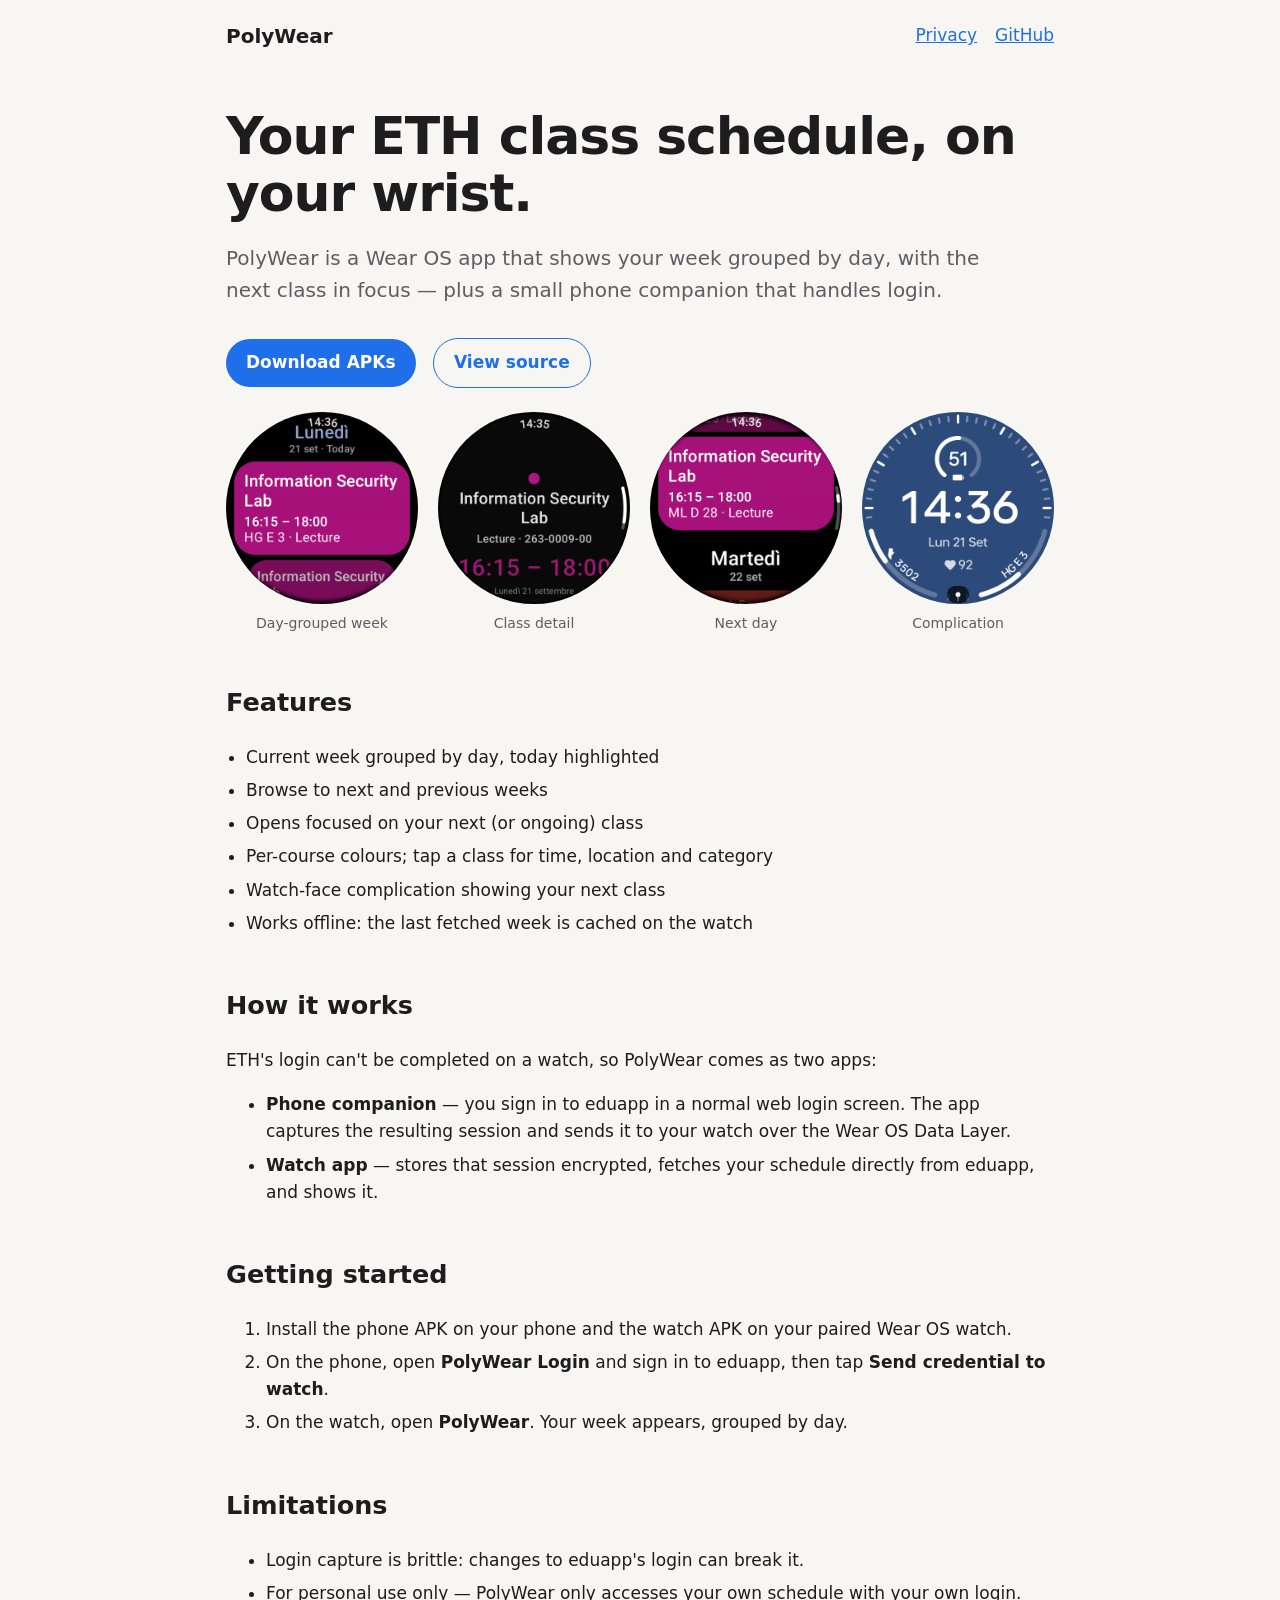
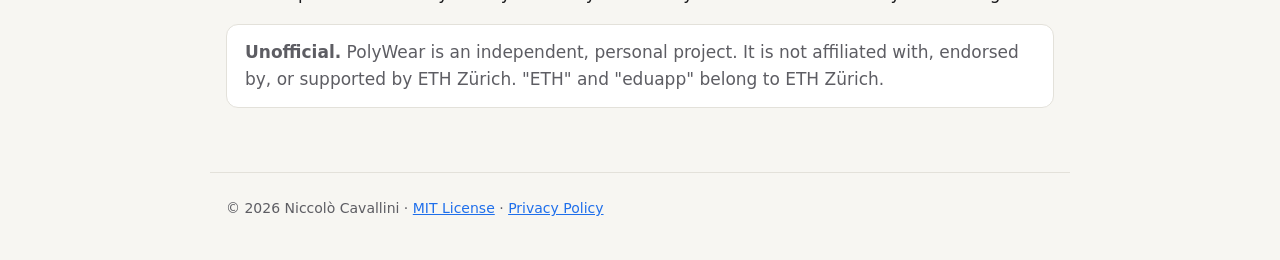
<file: index.html>
<!doctype html>
<html lang="en">
<head>
<meta charset="utf-8">
<meta name="viewport" content="width=device-width, initial-scale=1">
<title>PolyWear</title>
<meta name="description" content="Your ETH Zürich class schedule on your Wear OS watch.">
<link rel="stylesheet" href="style.css">
</head>
<body>
<header>
  <a class="brand" href="./">PolyWear</a>
  <nav><a href="privacy.html">Privacy</a><a href="https://github.com/ncavallini/polywear">GitHub</a></nav>
</header>
<main>
  <h1>Your ETH class schedule, on your wrist.</h1>
  <p class="lead">PolyWear is a Wear OS app that shows your week grouped by day, with the next class in focus — plus a small phone companion that handles login.</p>
  <a class="btn" href="https://github.com/ncavallini/polywear/releases/latest">Download APKs</a>
  <a class="btn ghost" href="https://github.com/ncavallini/polywear">View source</a>

  <div class="shots">
    <figure><img src="screenshots/schedule-list.png" alt="Week grouped by day, today highlighted"><figcaption>Day-grouped week</figcaption></figure>
    <figure><img src="screenshots/class-detail.png" alt="Focused next class card"><figcaption>Class detail</figcaption></figure>
    <figure><img src="screenshots/week-days.png" alt="Scrolling into the next day"><figcaption>Next day</figcaption></figure>
    <figure><img src="screenshots/complication.png" alt="Next-class watch-face complication"><figcaption>Complication</figcaption></figure>
  </div>

  <h2>Features</h2>
  <ul class="features">
    <li>Current week grouped by day, today highlighted</li>
    <li>Browse to next and previous weeks</li>
    <li>Opens focused on your next (or ongoing) class</li>
    <li>Per-course colours; tap a class for time, location and category</li>
    <li>Watch-face complication showing your next class</li>
    <li>Works offline: the last fetched week is cached on the watch</li>
  </ul>

  <h2>How it works</h2>
  <p>ETH's login can't be completed on a watch, so PolyWear comes as two apps:</p>
  <ul>
    <li><strong>Phone companion</strong> — you sign in to eduapp in a normal web login screen. The app captures the resulting session and sends it to your watch over the Wear OS Data Layer.</li>
    <li><strong>Watch app</strong> — stores that session encrypted, fetches your schedule directly from eduapp, and shows it.</li>
  </ul>

  <h2>Getting started</h2>
  <ol>
    <li>Install the phone APK on your phone and the watch APK on your paired Wear OS watch.</li>
    <li>On the phone, open <strong>PolyWear Login</strong> and sign in to eduapp, then tap <strong>Send credential to watch</strong>.</li>
    <li>On the watch, open <strong>PolyWear</strong>. Your week appears, grouped by day.</li>
  </ol>

  <h2>Limitations</h2>
  <ul>
    <li>Login capture is brittle: changes to eduapp's login can break it.</li>
    <li>For personal use only — PolyWear only accesses your own schedule with your own login.</li>
  </ul>

  <p class="note"><strong>Unofficial.</strong> PolyWear is an independent, personal project. It is not affiliated with, endorsed by, or supported by ETH Zürich. "ETH" and "eduapp" belong to ETH Zürich.</p>
</main>
<footer>© 2026 Niccolò Cavallini · <a href="https://github.com/ncavallini/polywear/blob/main/LICENSE">MIT License</a> · <a href="privacy.html">Privacy Policy</a></footer>
</body>
</html>
</file>
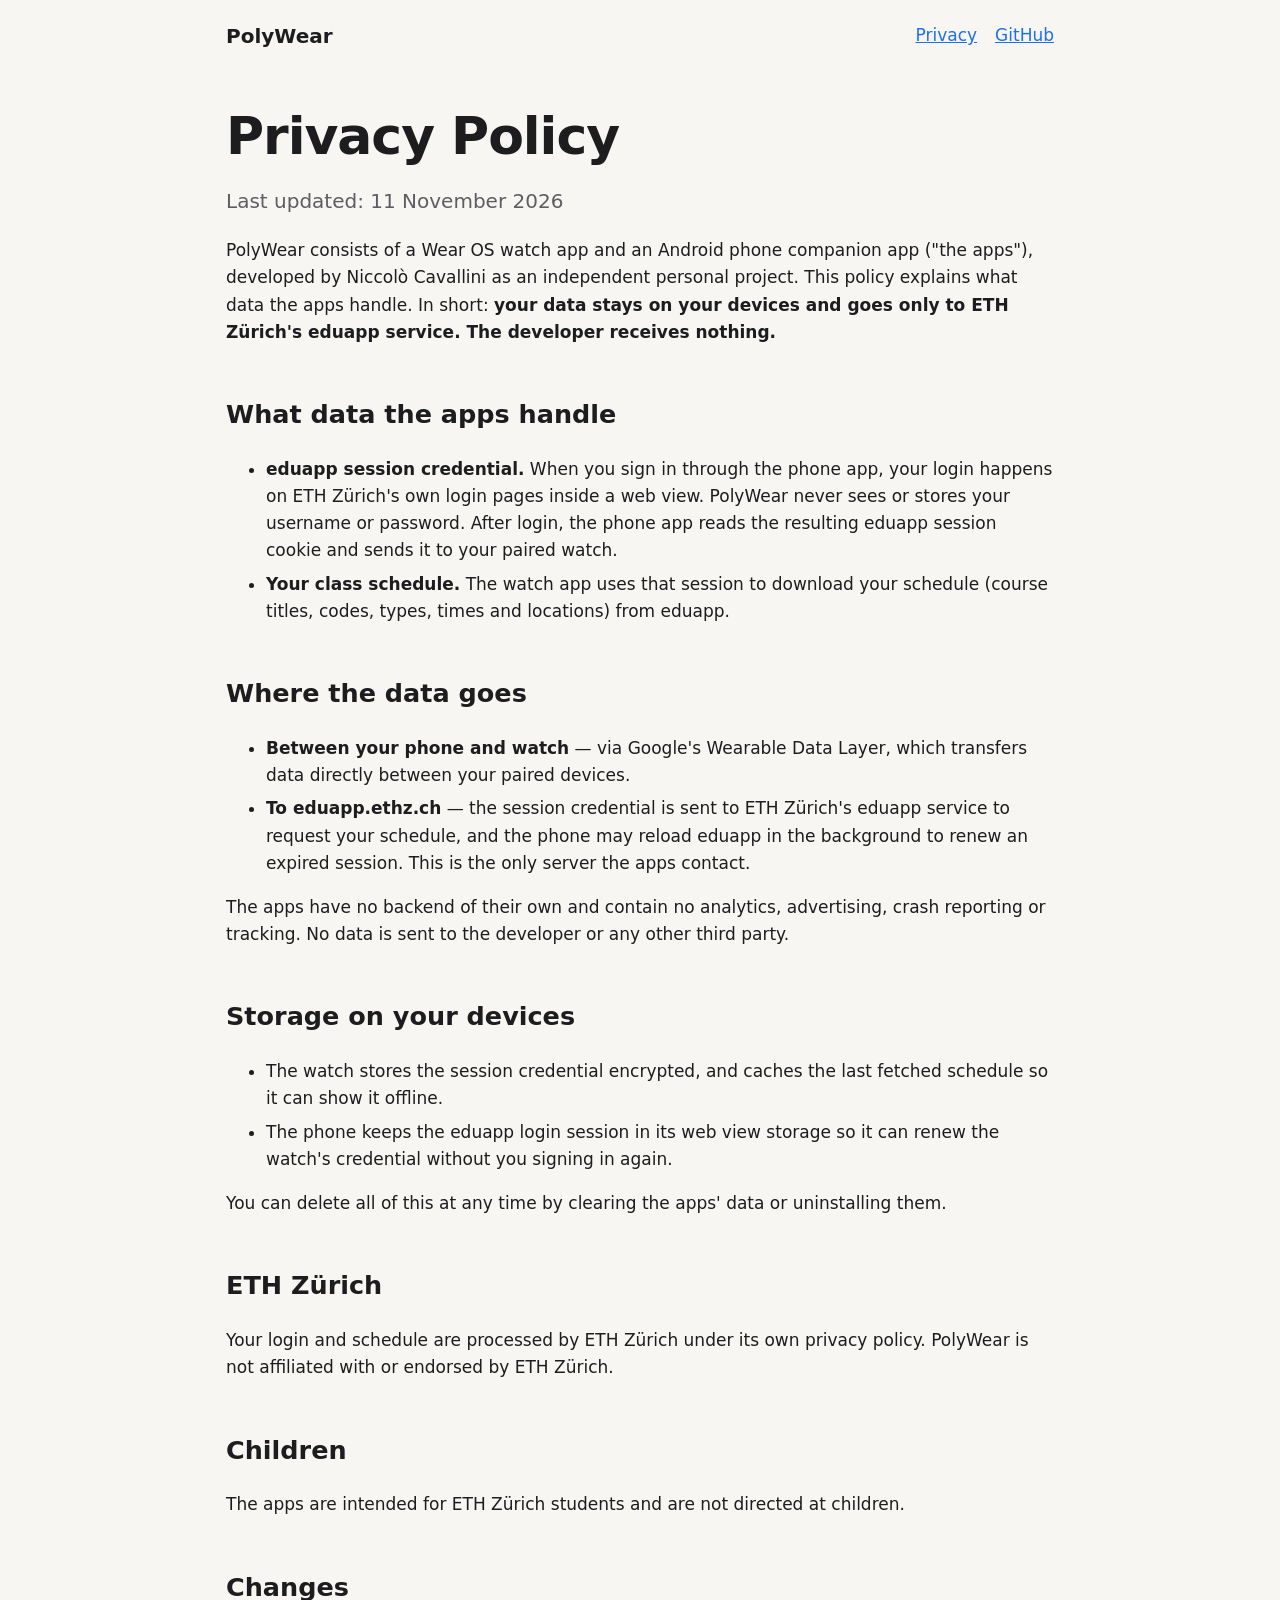
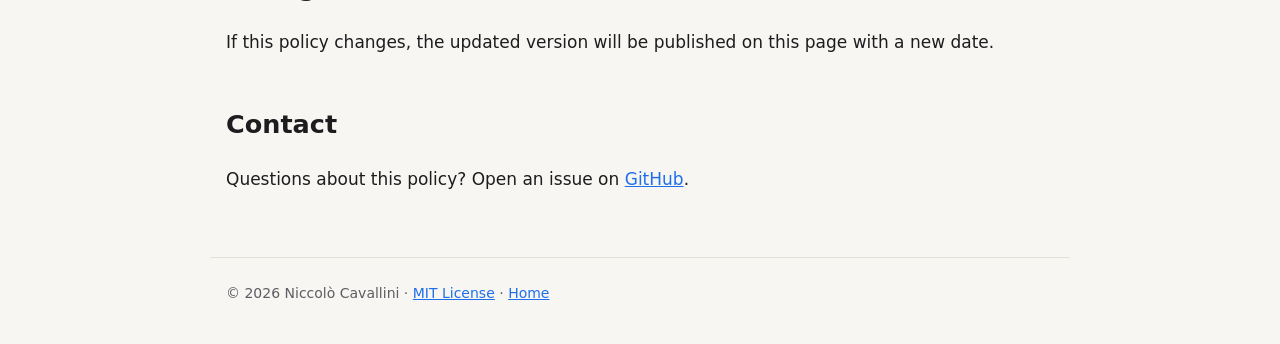
<file: privacy.html>
<!doctype html>
<html lang="en">
<head>
<meta charset="utf-8">
<meta name="viewport" content="width=device-width, initial-scale=1">
<title>PolyWear Privacy Policy</title>
<meta name="description" content="How PolyWear handles your data.">
<link rel="stylesheet" href="style.css">
</head>
<body>
<header>
  <a class="brand" href="./">PolyWear</a>
  <nav><a href="privacy.html">Privacy</a><a href="https://github.com/ncavallini/polywear">GitHub</a></nav>
</header>
<main>
  <h1>Privacy Policy</h1>
  <p class="lead">Last updated: 11 November 2026</p>

  <p>PolyWear consists of a Wear OS watch app and an Android phone companion app ("the apps"), developed by Niccolò Cavallini as an independent personal project. This policy explains what data the apps handle. In short: <strong>your data stays on your devices and goes only to ETH Zürich's eduapp service. The developer receives nothing.</strong></p>

  <h2>What data the apps handle</h2>
  <ul>
    <li><strong>eduapp session credential.</strong> When you sign in through the phone app, your login happens on ETH Zürich's own login pages inside a web view. PolyWear never sees or stores your username or password. After login, the phone app reads the resulting eduapp session cookie and sends it to your paired watch.</li>
    <li><strong>Your class schedule.</strong> The watch app uses that session to download your schedule (course titles, codes, types, times and locations) from eduapp.</li>
  </ul>

  <h2>Where the data goes</h2>
  <ul>
    <li><strong>Between your phone and watch</strong> — via Google's Wearable Data Layer, which transfers data directly between your paired devices.</li>
    <li><strong>To eduapp.ethz.ch</strong> — the session credential is sent to ETH Zürich's eduapp service to request your schedule, and the phone may reload eduapp in the background to renew an expired session. This is the only server the apps contact.</li>
  </ul>
  <p>The apps have no backend of their own and contain no analytics, advertising, crash reporting or tracking. No data is sent to the developer or any other third party.</p>

  <h2>Storage on your devices</h2>
  <ul>
    <li>The watch stores the session credential encrypted, and caches the last fetched schedule so it can show it offline.</li>
    <li>The phone keeps the eduapp login session in its web view storage so it can renew the watch's credential without you signing in again.</li>
  </ul>
  <p>You can delete all of this at any time by clearing the apps' data or uninstalling them.</p>

  <h2>ETH Zürich</h2>
  <p>Your login and schedule are processed by ETH Zürich under its own privacy policy. PolyWear is not affiliated with or endorsed by ETH Zürich.</p>

  <h2>Children</h2>
  <p>The apps are intended for ETH Zürich students and are not directed at children.</p>

  <h2>Changes</h2>
  <p>If this policy changes, the updated version will be published on this page with a new date.</p>

  <h2>Contact</h2>
  <p>Questions about this policy? Open an issue on <a href="https://github.com/ncavallini/polywear/issues">GitHub</a>.</p>
</main>
<footer>© 2026 Niccolò Cavallini · <a href="https://github.com/ncavallini/polywear/blob/main/LICENSE">MIT License</a> · <a href="./">Home</a></footer>
</body>
</html>
</file>
<file: style.css>
:root {
  --bg: #f7f6f2; --fg: #1d1d1f; --muted: #5d5d63; --accent: #1f6feb; --card: #fff; --line: #e3e1da;
}
@media (prefers-color-scheme: dark) {
  :root { --bg: #111214; --fg: #ececee; --muted: #a0a0a8; --accent: #6ea8ff; --card: #1b1c1f; --line: #2c2d31; }
}
* { box-sizing: border-box; }
body {
  margin: 0; background: var(--bg); color: var(--fg);
  font: 17px/1.6 system-ui, -apple-system, "Segoe UI", Roboto, sans-serif;
}
main, header, footer { max-width: 860px; margin: 0 auto; padding: 0 16px; }
header { display: flex; justify-content: space-between; align-items: center; padding-top: 20px; }
header a.brand { font-weight: 700; color: var(--fg); text-decoration: none; font-size: 20px; }
nav a { margin-left: 18px; }
a { color: var(--accent); }
h1 { font-size: clamp(34px, 6vw, 52px); line-height: 1.1; margin: 56px 0 16px; letter-spacing: -0.02em; }
h2 { margin-top: 48px; }
.lead { font-size: 20px; color: var(--muted); max-width: 40em; }
.btn {
  display: inline-block; background: var(--accent); color: #fff; padding: 10px 20px;
  border-radius: 999px; text-decoration: none; font-weight: 600; margin: 12px 12px 0 0;
}
.btn.ghost { background: none; color: var(--accent); border: 1px solid var(--accent); }
.note { background: var(--card); border: 1px solid var(--line); border-radius: 12px; padding: 14px 18px; color: var(--muted); }
.shots { display: grid; grid-template-columns: repeat(auto-fit, minmax(170px, 1fr)); gap: 20px; margin-top: 24px; }
.shots figure { margin: 0; text-align: center; }
.shots img { width: 100%; max-width: 220px; border-radius: 50%; display: block; margin: 0 auto; }
.shots figcaption { font-size: 14px; color: var(--muted); margin-top: 8px; }
ul.features { padding-left: 20px; }
ol li, ul li { margin: 6px 0; }
footer { border-top: 1px solid var(--line); margin-top: 64px; padding: 24px 16px 40px; color: var(--muted); font-size: 14px; }
</file>
